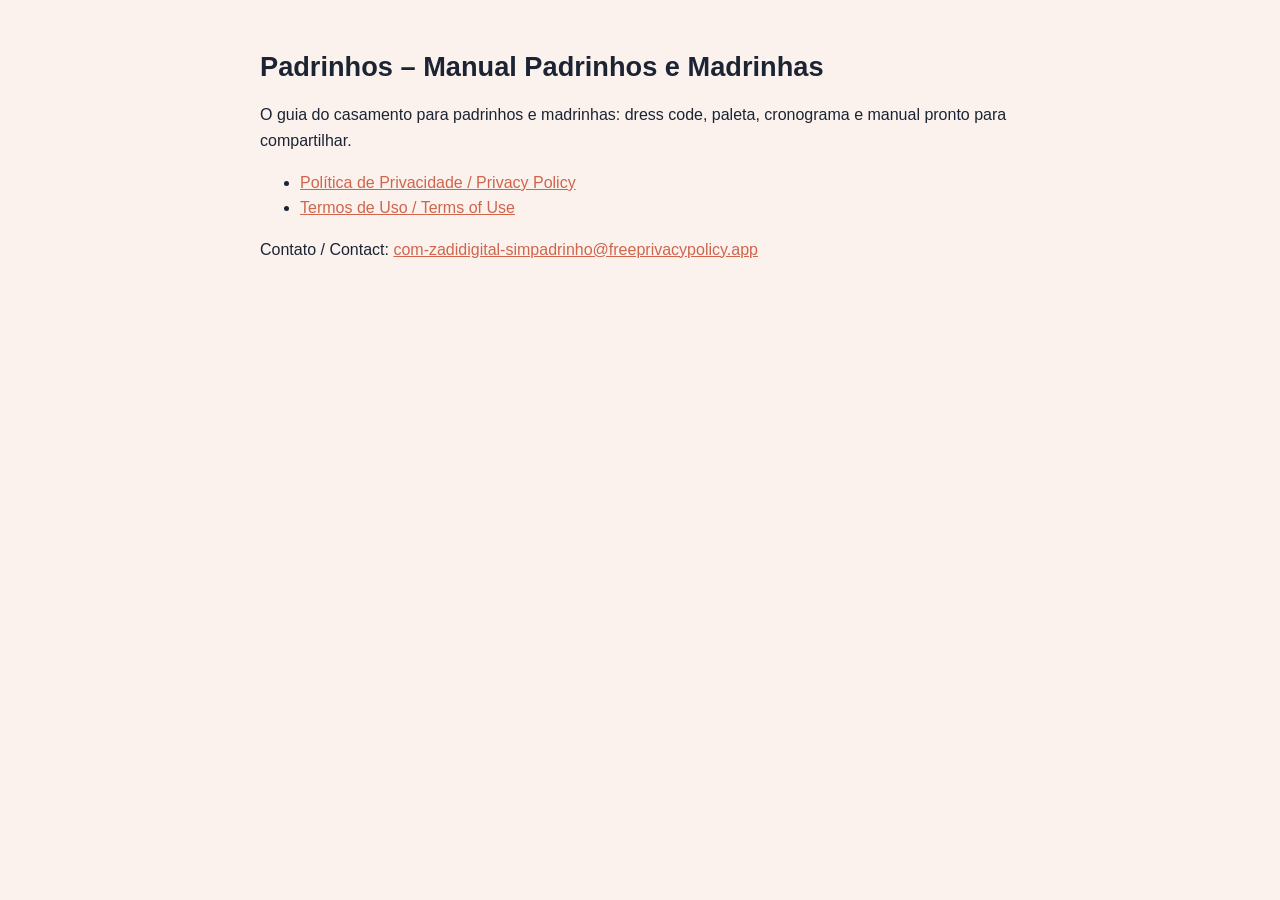
<file: index.html>
<!doctype html>
<html lang="pt-BR">
<head>
<meta charset="utf-8">
<meta name="viewport" content="width=device-width, initial-scale=1">
<title>Padrinhos</title>
<link rel="stylesheet" href="style.css">
</head>
<body>
<main>
<h1>Padrinhos – Manual Padrinhos e Madrinhas</h1>
<p>O guia do casamento para padrinhos e madrinhas: dress code, paleta, cronograma e manual pronto para compartilhar.</p>
<ul>
<li><a href="privacy.html">Política de Privacidade / Privacy Policy</a></li>
<li><a href="terms.html">Termos de Uso / Terms of Use</a></li>
</ul>
<p>Contato / Contact: <a href="mailto:com-zadidigital-simpadrinho@freeprivacypolicy.app">com-zadidigital-simpadrinho@freeprivacypolicy.app</a></p>
</main>
</body>
</html>
</file>
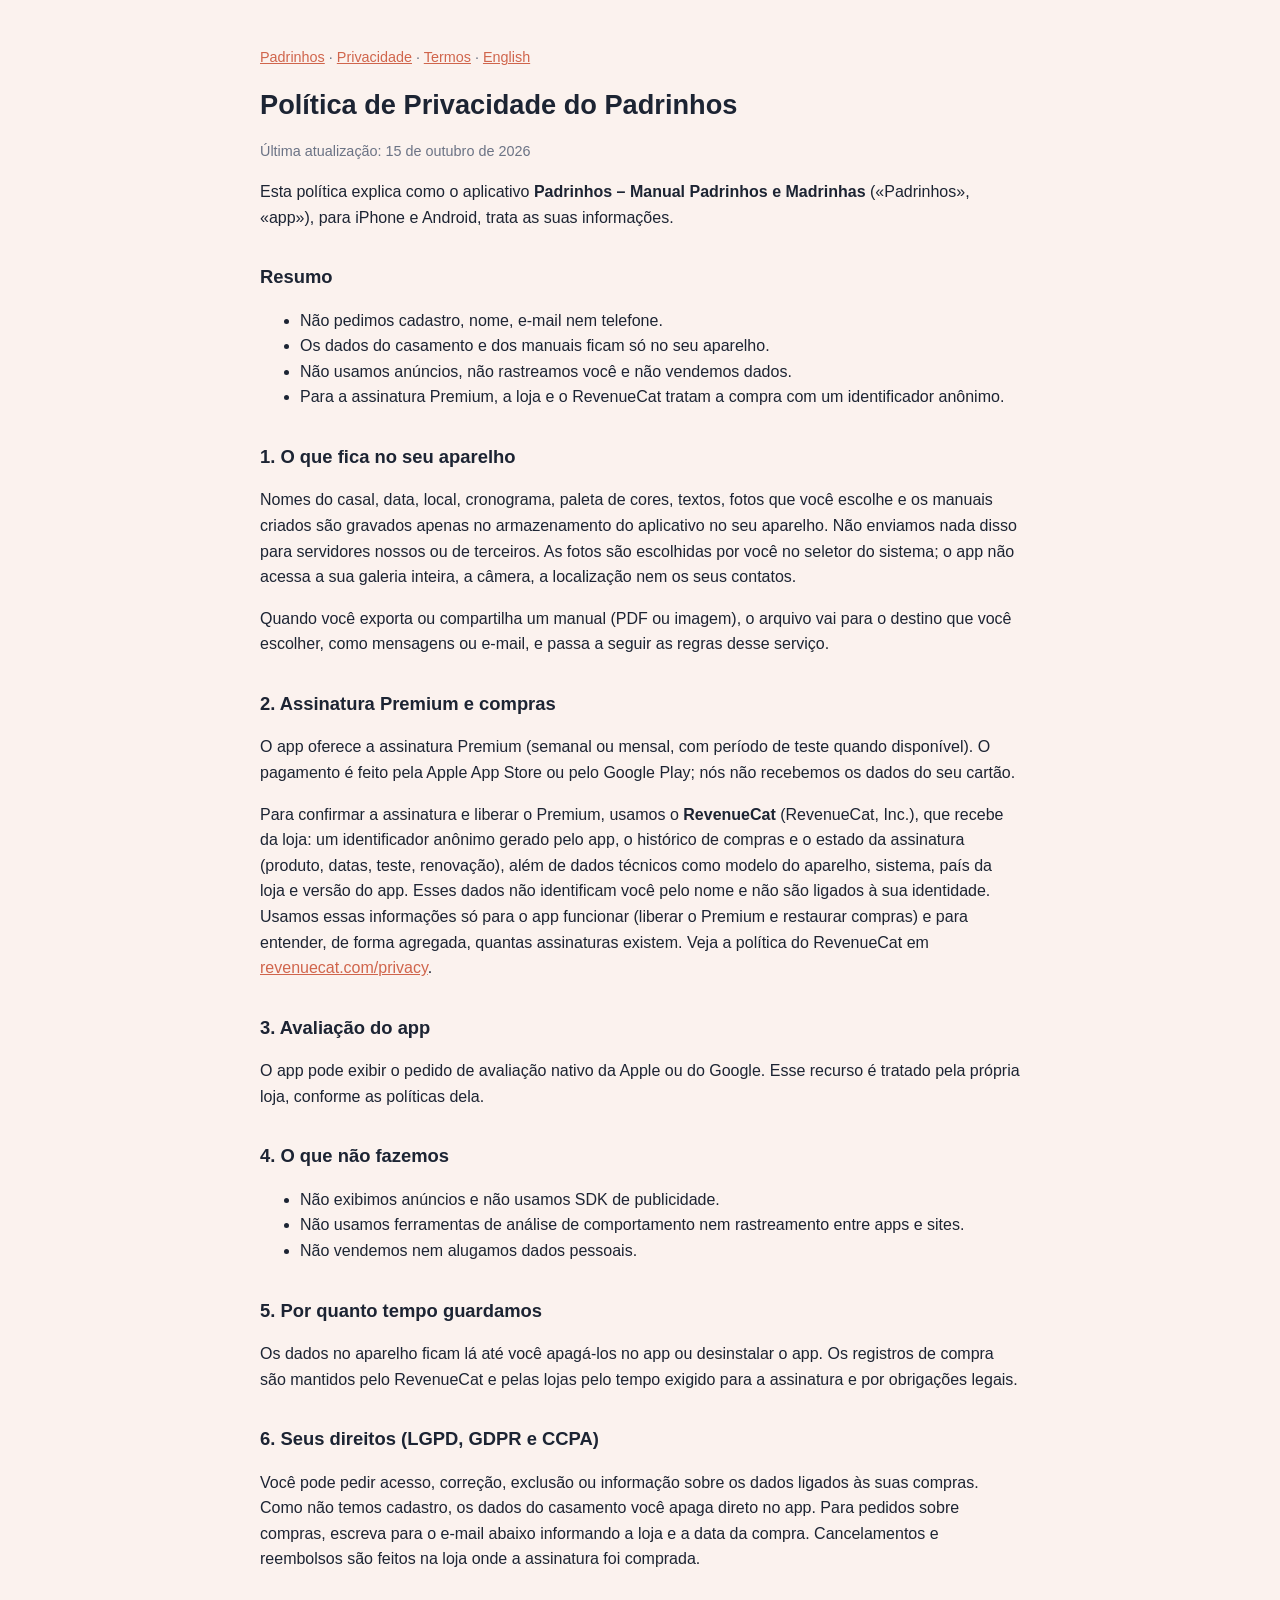
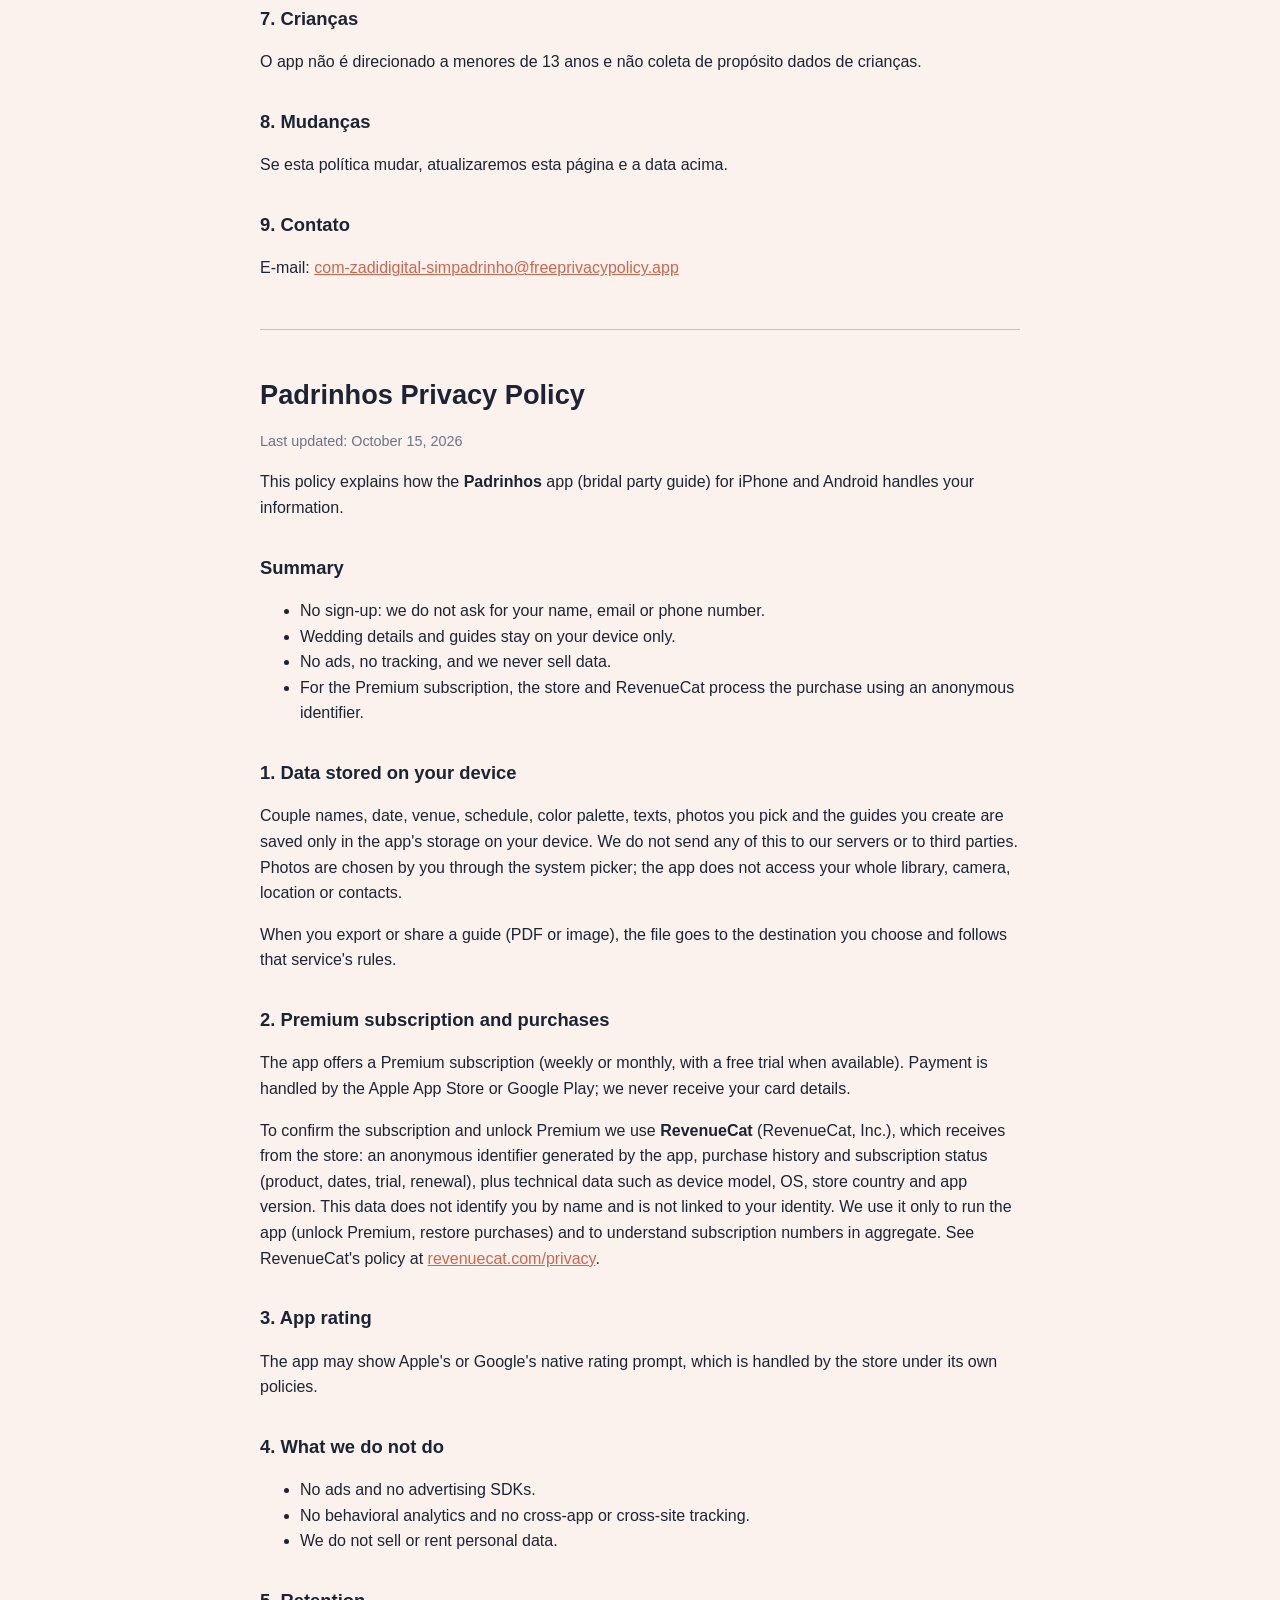
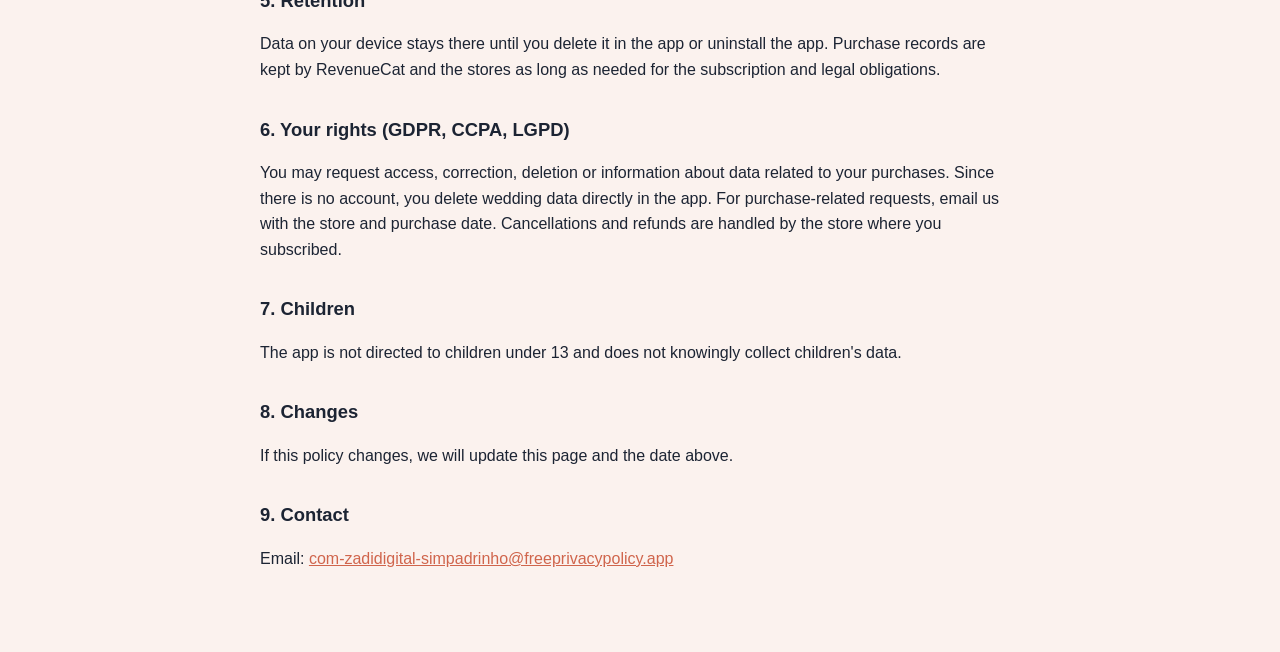
<file: privacy.html>
<!doctype html>
<html lang="pt-BR">
<head>
<meta charset="utf-8">
<meta name="viewport" content="width=device-width, initial-scale=1">
<title>Padrinhos · Política de Privacidade</title>
<link rel="stylesheet" href="style.css">
</head>
<body>
<main>
<p class="nav"><a href="index.html">Padrinhos</a> · <a href="privacy.html">Privacidade</a> · <a href="terms.html">Termos</a> · <a href="#en">English</a></p>

<h1>Política de Privacidade do Padrinhos</h1>
<p class="muted">Última atualização: 15 de outubro de 2026</p>

<p>Esta política explica como o aplicativo <strong>Padrinhos – Manual Padrinhos e Madrinhas</strong> («Padrinhos», «app»), para iPhone e Android, trata as suas informações.</p>

<h2>Resumo</h2>
<ul>
<li>Não pedimos cadastro, nome, e-mail nem telefone.</li>
<li>Os dados do casamento e dos manuais ficam só no seu aparelho.</li>
<li>Não usamos anúncios, não rastreamos você e não vendemos dados.</li>
<li>Para a assinatura Premium, a loja e o RevenueCat tratam a compra com um identificador anônimo.</li>
</ul>

<h2>1. O que fica no seu aparelho</h2>
<p>Nomes do casal, data, local, cronograma, paleta de cores, textos, fotos que você escolhe e os manuais criados são gravados apenas no armazenamento do aplicativo no seu aparelho. Não enviamos nada disso para servidores nossos ou de terceiros. As fotos são escolhidas por você no seletor do sistema; o app não acessa a sua galeria inteira, a câmera, a localização nem os seus contatos.</p>
<p>Quando você exporta ou compartilha um manual (PDF ou imagem), o arquivo vai para o destino que você escolher, como mensagens ou e-mail, e passa a seguir as regras desse serviço.</p>

<h2>2. Assinatura Premium e compras</h2>
<p>O app oferece a assinatura Premium (semanal ou mensal, com período de teste quando disponível). O pagamento é feito pela Apple App Store ou pelo Google Play; nós não recebemos os dados do seu cartão.</p>
<p>Para confirmar a assinatura e liberar o Premium, usamos o <strong>RevenueCat</strong> (RevenueCat, Inc.), que recebe da loja: um identificador anônimo gerado pelo app, o histórico de compras e o estado da assinatura (produto, datas, teste, renovação), além de dados técnicos como modelo do aparelho, sistema, país da loja e versão do app. Esses dados não identificam você pelo nome e não são ligados à sua identidade. Usamos essas informações só para o app funcionar (liberar o Premium e restaurar compras) e para entender, de forma agregada, quantas assinaturas existem. Veja a política do RevenueCat em <a href="https://www.revenuecat.com/privacy">revenuecat.com/privacy</a>.</p>

<h2>3. Avaliação do app</h2>
<p>O app pode exibir o pedido de avaliação nativo da Apple ou do Google. Esse recurso é tratado pela própria loja, conforme as políticas dela.</p>

<h2>4. O que não fazemos</h2>
<ul>
<li>Não exibimos anúncios e não usamos SDK de publicidade.</li>
<li>Não usamos ferramentas de análise de comportamento nem rastreamento entre apps e sites.</li>
<li>Não vendemos nem alugamos dados pessoais.</li>
</ul>

<h2>5. Por quanto tempo guardamos</h2>
<p>Os dados no aparelho ficam lá até você apagá-los no app ou desinstalar o app. Os registros de compra são mantidos pelo RevenueCat e pelas lojas pelo tempo exigido para a assinatura e por obrigações legais.</p>

<h2>6. Seus direitos (LGPD, GDPR e CCPA)</h2>
<p>Você pode pedir acesso, correção, exclusão ou informação sobre os dados ligados às suas compras. Como não temos cadastro, os dados do casamento você apaga direto no app. Para pedidos sobre compras, escreva para o e-mail abaixo informando a loja e a data da compra. Cancelamentos e reembolsos são feitos na loja onde a assinatura foi comprada.</p>

<h2>7. Crianças</h2>
<p>O app não é direcionado a menores de 13 anos e não coleta de propósito dados de crianças.</p>

<h2>8. Mudanças</h2>
<p>Se esta política mudar, atualizaremos esta página e a data acima.</p>

<h2>9. Contato</h2>
<p>E-mail: <a href="mailto:com-zadidigital-simpadrinho@freeprivacypolicy.app">com-zadidigital-simpadrinho@freeprivacypolicy.app</a></p>

<hr id="en">

<h1>Padrinhos Privacy Policy</h1>
<p class="muted">Last updated: October 15, 2026</p>

<p>This policy explains how the <strong>Padrinhos</strong> app (bridal party guide) for iPhone and Android handles your information.</p>

<h2>Summary</h2>
<ul>
<li>No sign-up: we do not ask for your name, email or phone number.</li>
<li>Wedding details and guides stay on your device only.</li>
<li>No ads, no tracking, and we never sell data.</li>
<li>For the Premium subscription, the store and RevenueCat process the purchase using an anonymous identifier.</li>
</ul>

<h2>1. Data stored on your device</h2>
<p>Couple names, date, venue, schedule, color palette, texts, photos you pick and the guides you create are saved only in the app's storage on your device. We do not send any of this to our servers or to third parties. Photos are chosen by you through the system picker; the app does not access your whole library, camera, location or contacts.</p>
<p>When you export or share a guide (PDF or image), the file goes to the destination you choose and follows that service's rules.</p>

<h2>2. Premium subscription and purchases</h2>
<p>The app offers a Premium subscription (weekly or monthly, with a free trial when available). Payment is handled by the Apple App Store or Google Play; we never receive your card details.</p>
<p>To confirm the subscription and unlock Premium we use <strong>RevenueCat</strong> (RevenueCat, Inc.), which receives from the store: an anonymous identifier generated by the app, purchase history and subscription status (product, dates, trial, renewal), plus technical data such as device model, OS, store country and app version. This data does not identify you by name and is not linked to your identity. We use it only to run the app (unlock Premium, restore purchases) and to understand subscription numbers in aggregate. See RevenueCat's policy at <a href="https://www.revenuecat.com/privacy">revenuecat.com/privacy</a>.</p>

<h2>3. App rating</h2>
<p>The app may show Apple's or Google's native rating prompt, which is handled by the store under its own policies.</p>

<h2>4. What we do not do</h2>
<ul>
<li>No ads and no advertising SDKs.</li>
<li>No behavioral analytics and no cross-app or cross-site tracking.</li>
<li>We do not sell or rent personal data.</li>
</ul>

<h2>5. Retention</h2>
<p>Data on your device stays there until you delete it in the app or uninstall the app. Purchase records are kept by RevenueCat and the stores as long as needed for the subscription and legal obligations.</p>

<h2>6. Your rights (GDPR, CCPA, LGPD)</h2>
<p>You may request access, correction, deletion or information about data related to your purchases. Since there is no account, you delete wedding data directly in the app. For purchase-related requests, email us with the store and purchase date. Cancellations and refunds are handled by the store where you subscribed.</p>

<h2>7. Children</h2>
<p>The app is not directed to children under 13 and does not knowingly collect children's data.</p>

<h2>8. Changes</h2>
<p>If this policy changes, we will update this page and the date above.</p>

<h2>9. Contact</h2>
<p>Email: <a href="mailto:com-zadidigital-simpadrinho@freeprivacypolicy.app">com-zadidigital-simpadrinho@freeprivacypolicy.app</a></p>
</main>
</body>
</html>
</file>
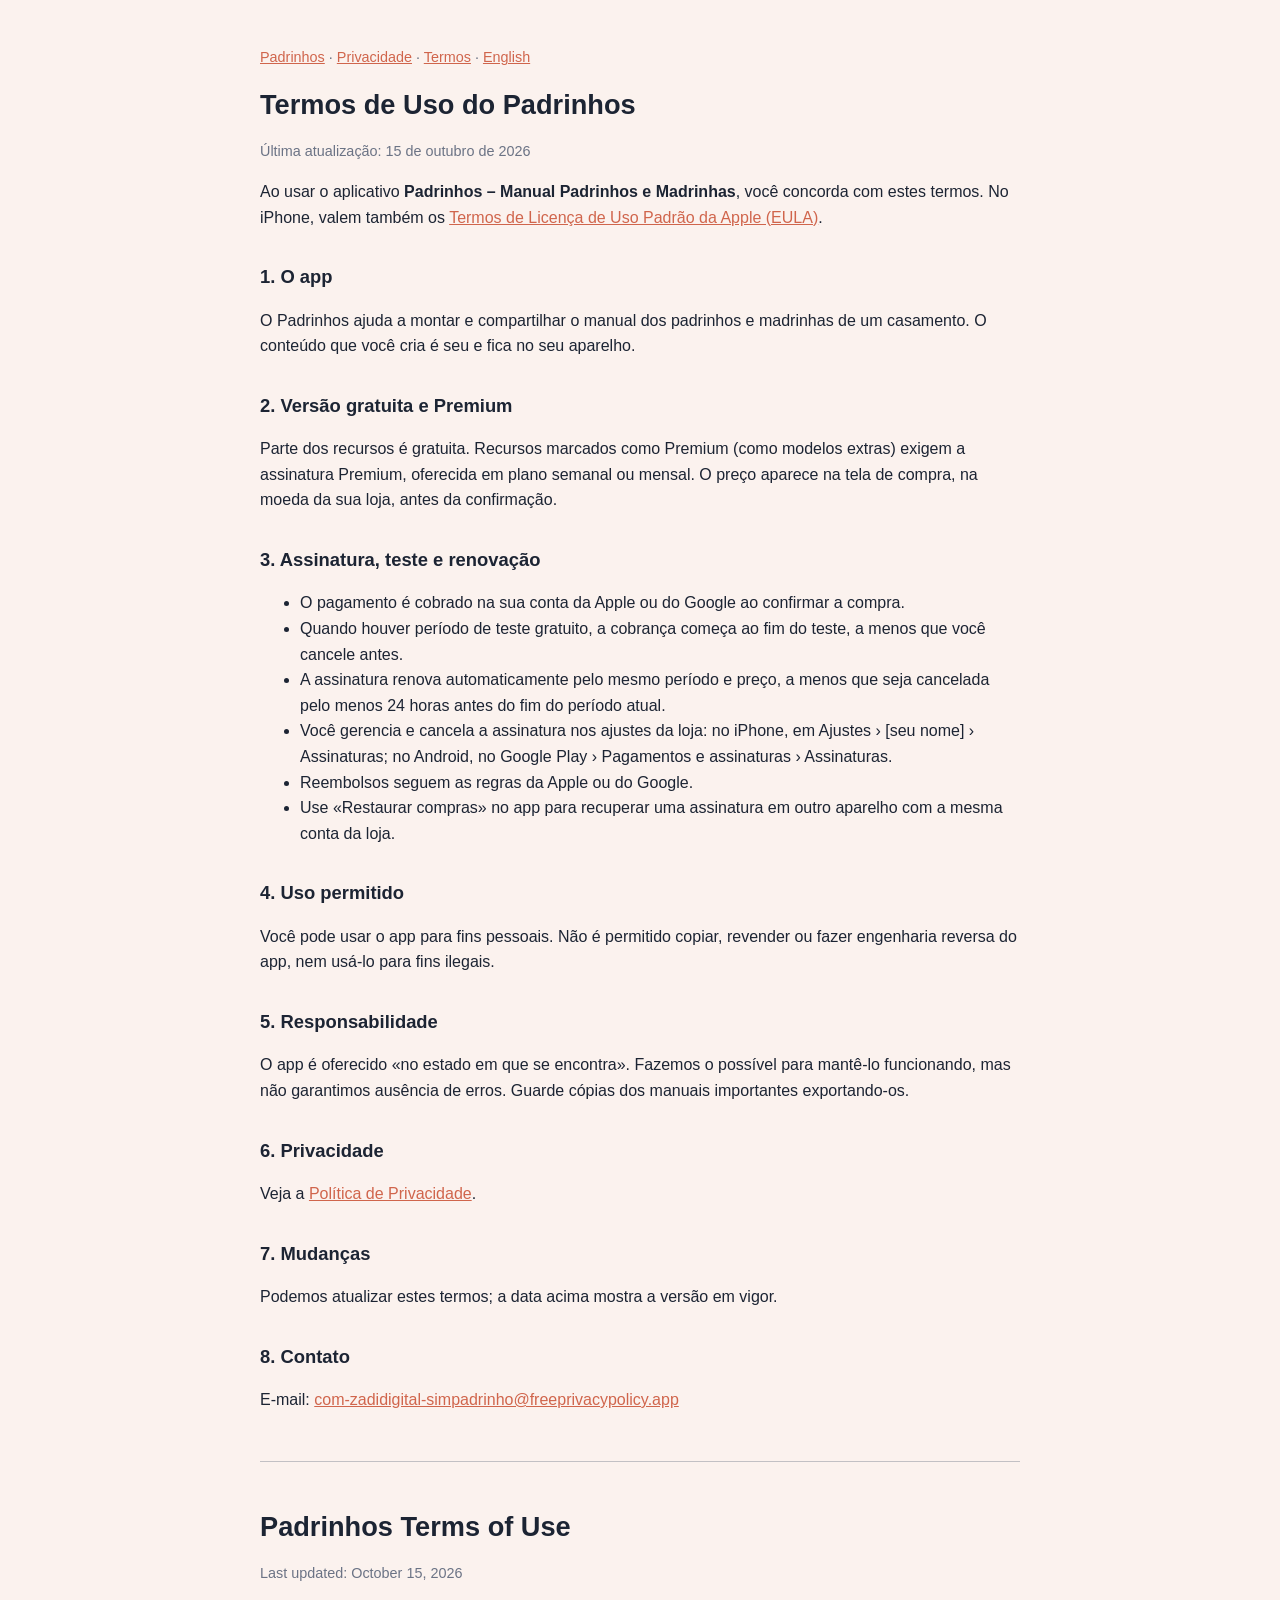
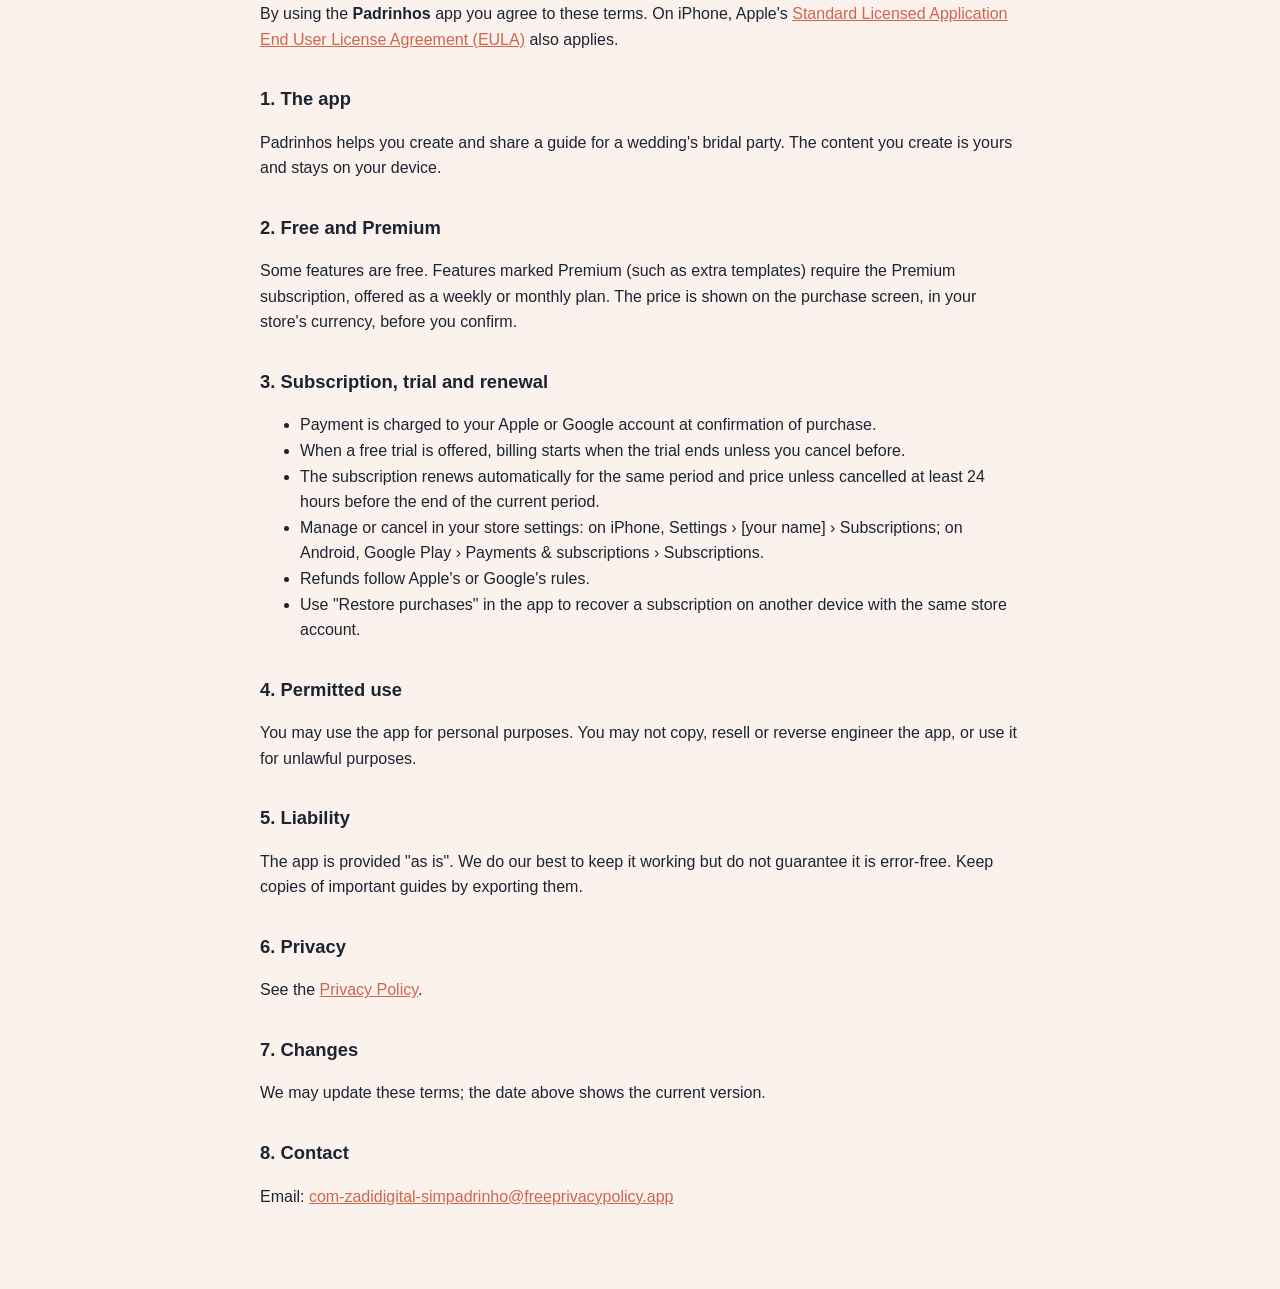
<file: terms.html>
<!doctype html>
<html lang="pt-BR">
<head>
<meta charset="utf-8">
<meta name="viewport" content="width=device-width, initial-scale=1">
<title>Padrinhos · Termos de Uso</title>
<link rel="stylesheet" href="style.css">
</head>
<body>
<main>
<p class="nav"><a href="index.html">Padrinhos</a> · <a href="privacy.html">Privacidade</a> · <a href="terms.html">Termos</a> · <a href="#en">English</a></p>

<h1>Termos de Uso do Padrinhos</h1>
<p class="muted">Última atualização: 15 de outubro de 2026</p>

<p>Ao usar o aplicativo <strong>Padrinhos – Manual Padrinhos e Madrinhas</strong>, você concorda com estes termos. No iPhone, valem também os <a href="https://www.apple.com/legal/internet-services/itunes/dev/stdeula/">Termos de Licença de Uso Padrão da Apple (EULA)</a>.</p>

<h2>1. O app</h2>
<p>O Padrinhos ajuda a montar e compartilhar o manual dos padrinhos e madrinhas de um casamento. O conteúdo que você cria é seu e fica no seu aparelho.</p>

<h2>2. Versão gratuita e Premium</h2>
<p>Parte dos recursos é gratuita. Recursos marcados como Premium (como modelos extras) exigem a assinatura Premium, oferecida em plano semanal ou mensal. O preço aparece na tela de compra, na moeda da sua loja, antes da confirmação.</p>

<h2>3. Assinatura, teste e renovação</h2>
<ul>
<li>O pagamento é cobrado na sua conta da Apple ou do Google ao confirmar a compra.</li>
<li>Quando houver período de teste gratuito, a cobrança começa ao fim do teste, a menos que você cancele antes.</li>
<li>A assinatura renova automaticamente pelo mesmo período e preço, a menos que seja cancelada pelo menos 24 horas antes do fim do período atual.</li>
<li>Você gerencia e cancela a assinatura nos ajustes da loja: no iPhone, em Ajustes › [seu nome] › Assinaturas; no Android, no Google Play › Pagamentos e assinaturas › Assinaturas.</li>
<li>Reembolsos seguem as regras da Apple ou do Google.</li>
<li>Use «Restaurar compras» no app para recuperar uma assinatura em outro aparelho com a mesma conta da loja.</li>
</ul>

<h2>4. Uso permitido</h2>
<p>Você pode usar o app para fins pessoais. Não é permitido copiar, revender ou fazer engenharia reversa do app, nem usá-lo para fins ilegais.</p>

<h2>5. Responsabilidade</h2>
<p>O app é oferecido «no estado em que se encontra». Fazemos o possível para mantê-lo funcionando, mas não garantimos ausência de erros. Guarde cópias dos manuais importantes exportando-os.</p>

<h2>6. Privacidade</h2>
<p>Veja a <a href="privacy.html">Política de Privacidade</a>.</p>

<h2>7. Mudanças</h2>
<p>Podemos atualizar estes termos; a data acima mostra a versão em vigor.</p>

<h2>8. Contato</h2>
<p>E-mail: <a href="mailto:com-zadidigital-simpadrinho@freeprivacypolicy.app">com-zadidigital-simpadrinho@freeprivacypolicy.app</a></p>

<hr id="en">

<h1>Padrinhos Terms of Use</h1>
<p class="muted">Last updated: October 15, 2026</p>

<p>By using the <strong>Padrinhos</strong> app you agree to these terms. On iPhone, Apple's <a href="https://www.apple.com/legal/internet-services/itunes/dev/stdeula/">Standard Licensed Application End User License Agreement (EULA)</a> also applies.</p>

<h2>1. The app</h2>
<p>Padrinhos helps you create and share a guide for a wedding's bridal party. The content you create is yours and stays on your device.</p>

<h2>2. Free and Premium</h2>
<p>Some features are free. Features marked Premium (such as extra templates) require the Premium subscription, offered as a weekly or monthly plan. The price is shown on the purchase screen, in your store's currency, before you confirm.</p>

<h2>3. Subscription, trial and renewal</h2>
<ul>
<li>Payment is charged to your Apple or Google account at confirmation of purchase.</li>
<li>When a free trial is offered, billing starts when the trial ends unless you cancel before.</li>
<li>The subscription renews automatically for the same period and price unless cancelled at least 24 hours before the end of the current period.</li>
<li>Manage or cancel in your store settings: on iPhone, Settings › [your name] › Subscriptions; on Android, Google Play › Payments &amp; subscriptions › Subscriptions.</li>
<li>Refunds follow Apple's or Google's rules.</li>
<li>Use "Restore purchases" in the app to recover a subscription on another device with the same store account.</li>
</ul>

<h2>4. Permitted use</h2>
<p>You may use the app for personal purposes. You may not copy, resell or reverse engineer the app, or use it for unlawful purposes.</p>

<h2>5. Liability</h2>
<p>The app is provided "as is". We do our best to keep it working but do not guarantee it is error-free. Keep copies of important guides by exporting them.</p>

<h2>6. Privacy</h2>
<p>See the <a href="privacy.html">Privacy Policy</a>.</p>

<h2>7. Changes</h2>
<p>We may update these terms; the date above shows the current version.</p>

<h2>8. Contact</h2>
<p>Email: <a href="mailto:com-zadidigital-simpadrinho@freeprivacypolicy.app">com-zadidigital-simpadrinho@freeprivacypolicy.app</a></p>
</main>
</body>
</html>
</file>
<file: style.css>
:root { color-scheme: light dark; --bg: #FBF2EE; --ink: #1C2433; --muted: #6B7385; --accent: #D0654C; }
@media (prefers-color-scheme: dark) { :root { --bg: #161A22; --ink: #F2EDEA; --muted: #A7ADBA; --accent: #E98C74; } }
body { margin: 0; background: var(--bg); color: var(--ink); font: 16px/1.6 -apple-system, BlinkMacSystemFont, "Segoe UI", Roboto, sans-serif; }
main { max-width: 760px; margin: 0 auto; padding: 32px 16px 64px; }
h1 { font-size: 1.7rem; line-height: 1.25; }
h2 { font-size: 1.15rem; margin-top: 2rem; }
a { color: var(--accent); }
.muted, .nav { color: var(--muted); font-size: .9rem; }
hr { border: 0; border-top: 1px solid var(--muted); margin: 3rem 0; opacity: .4; }
</file>
